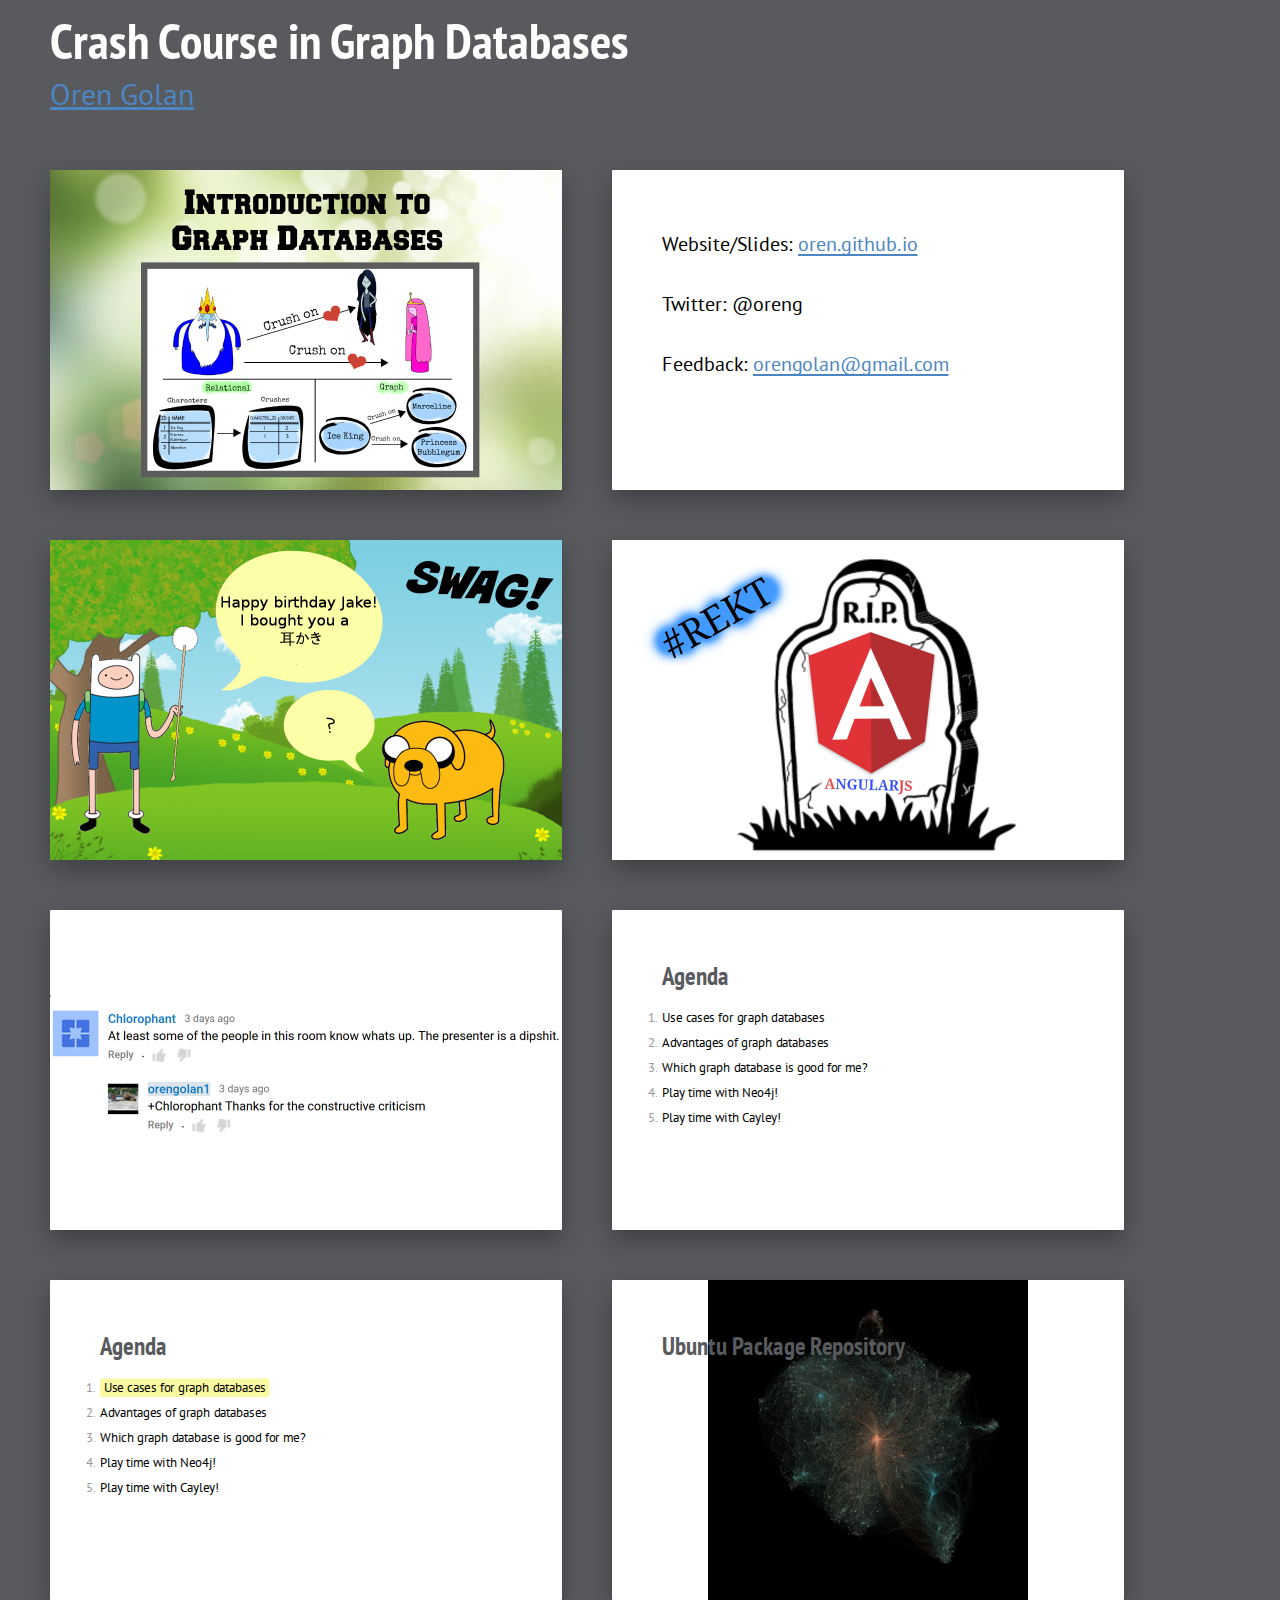
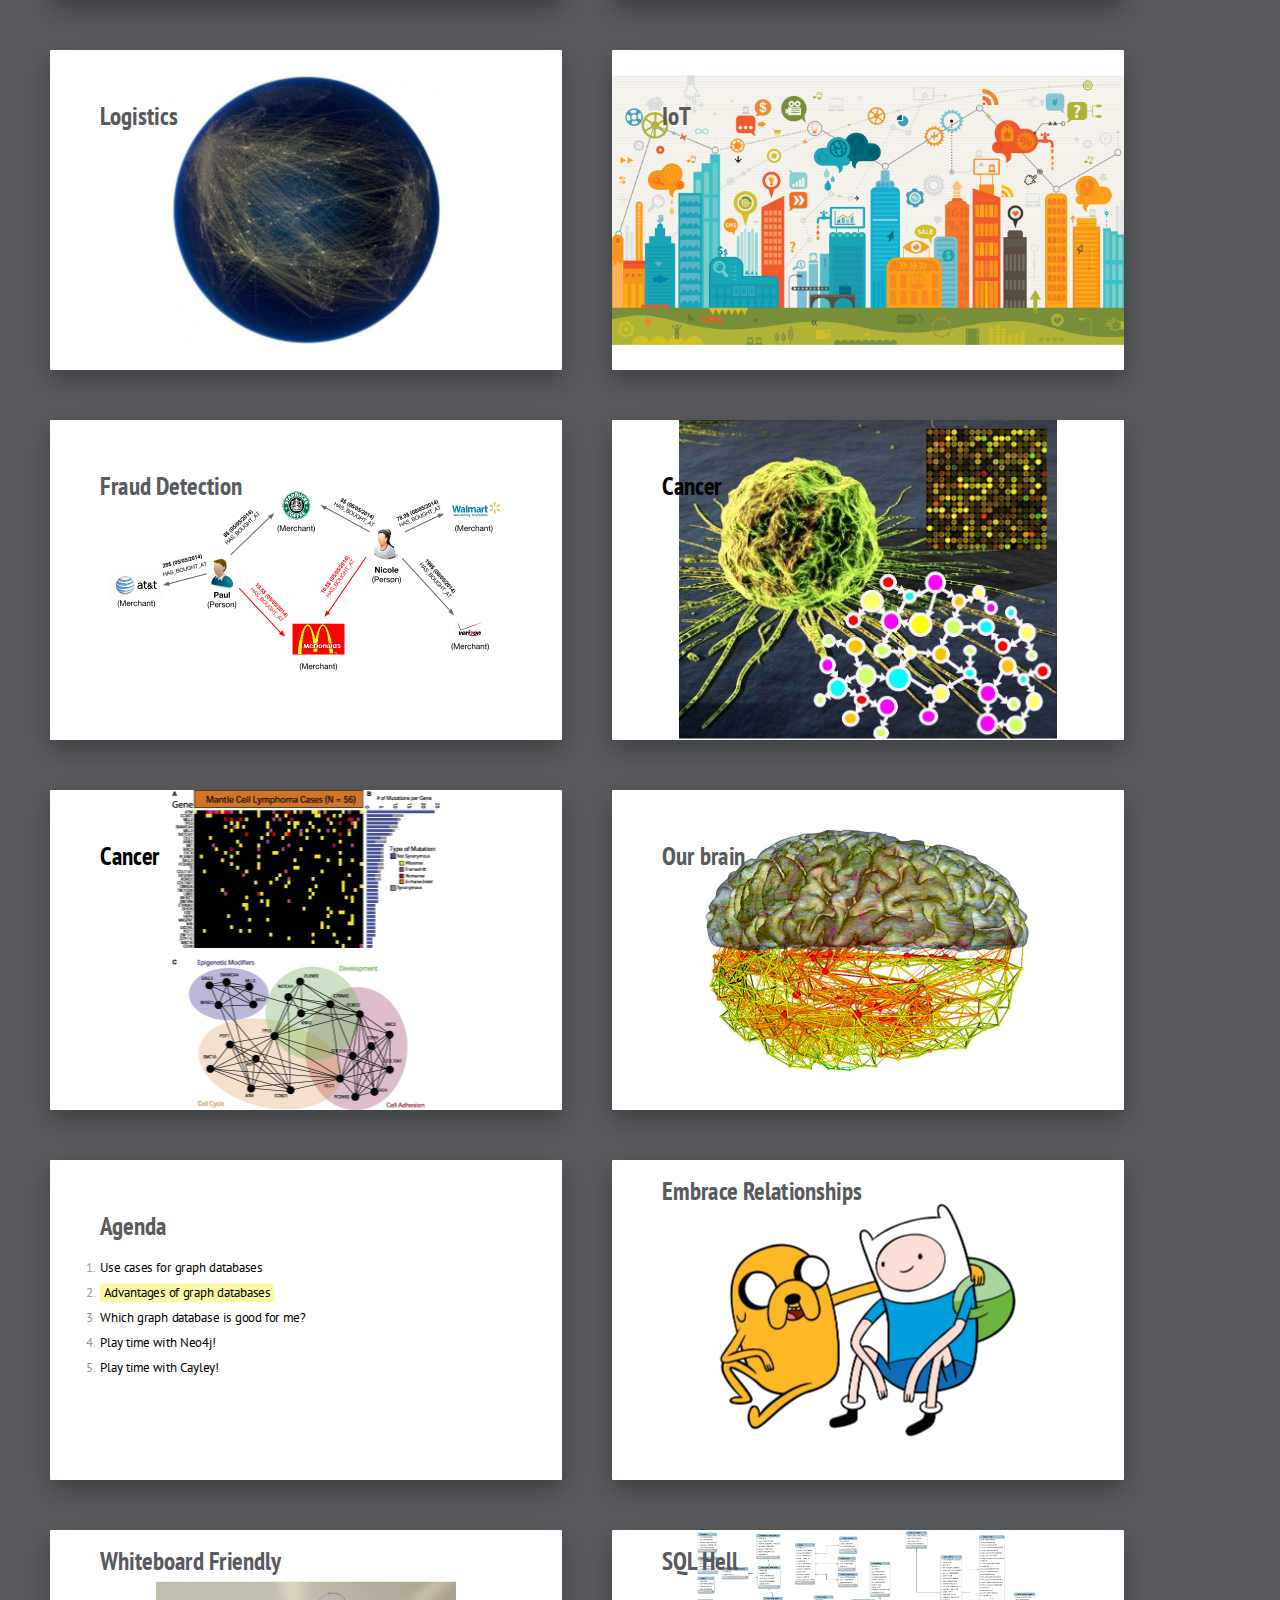
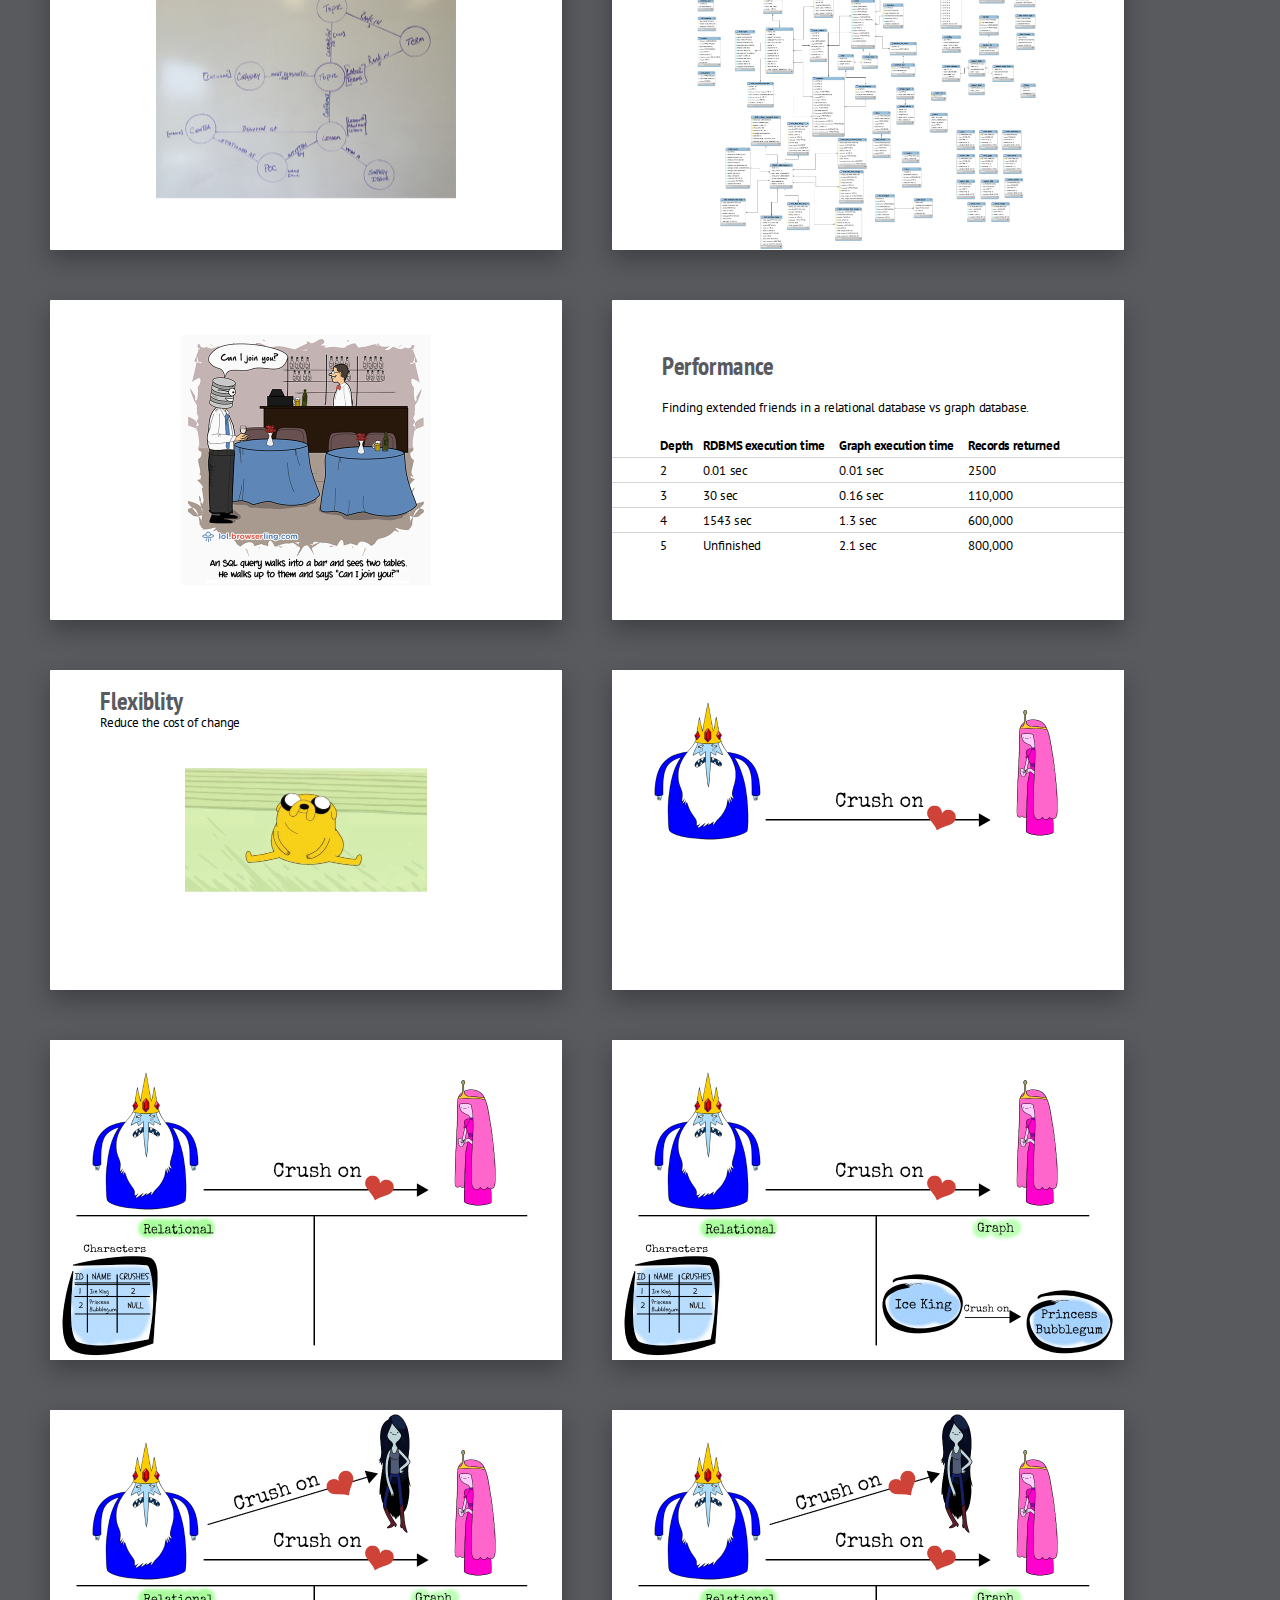
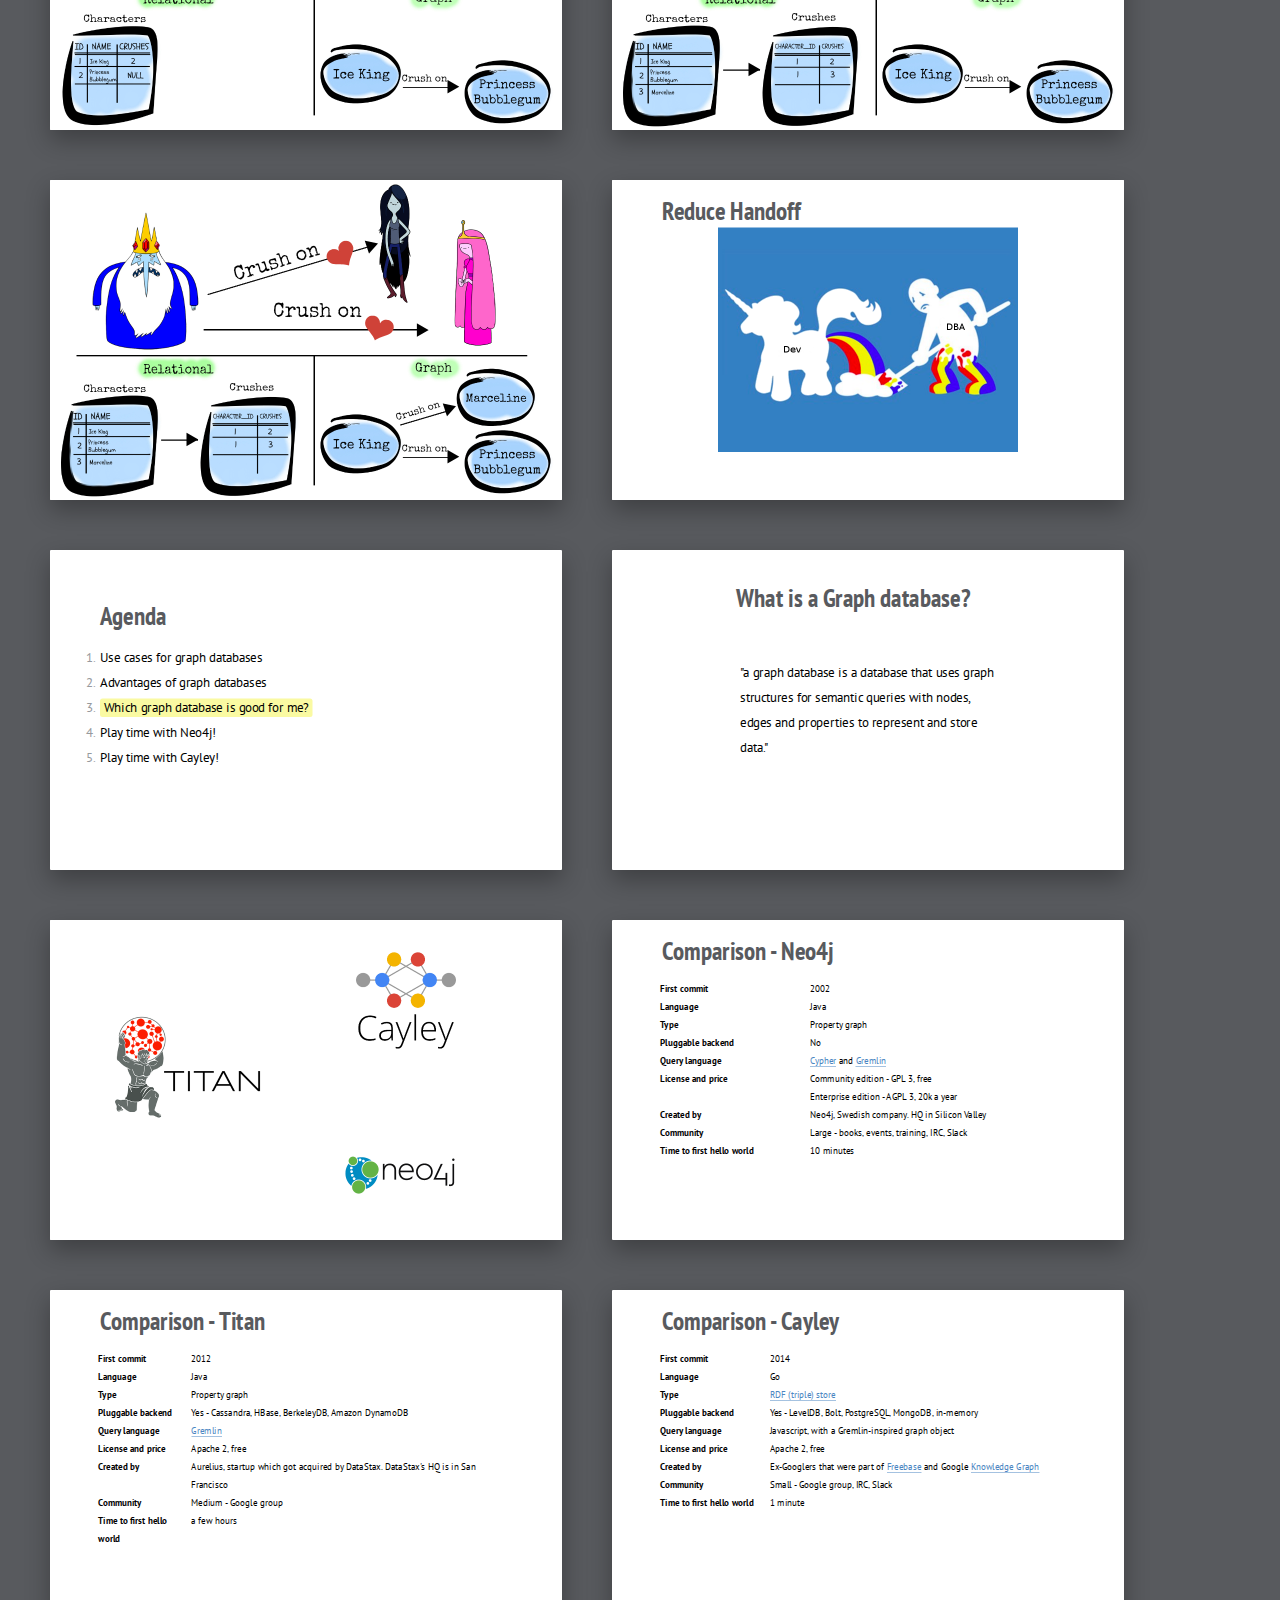
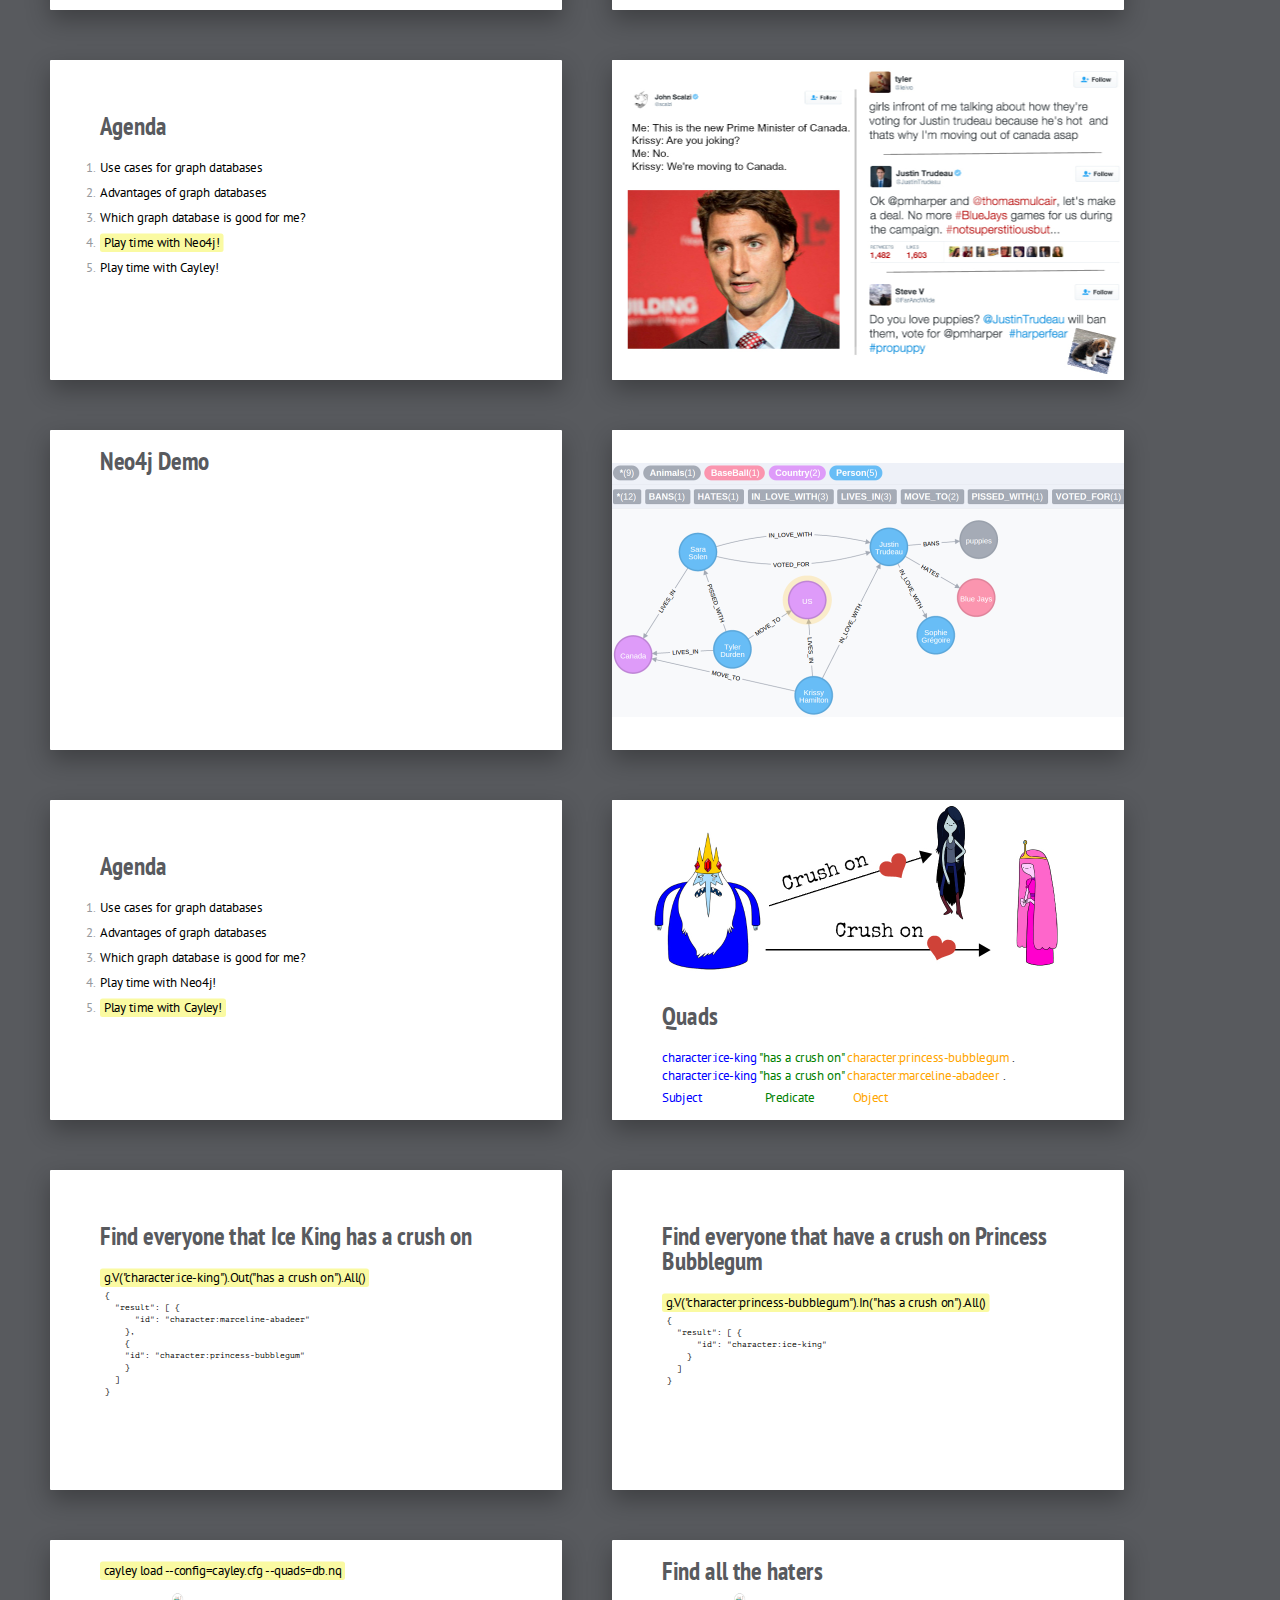
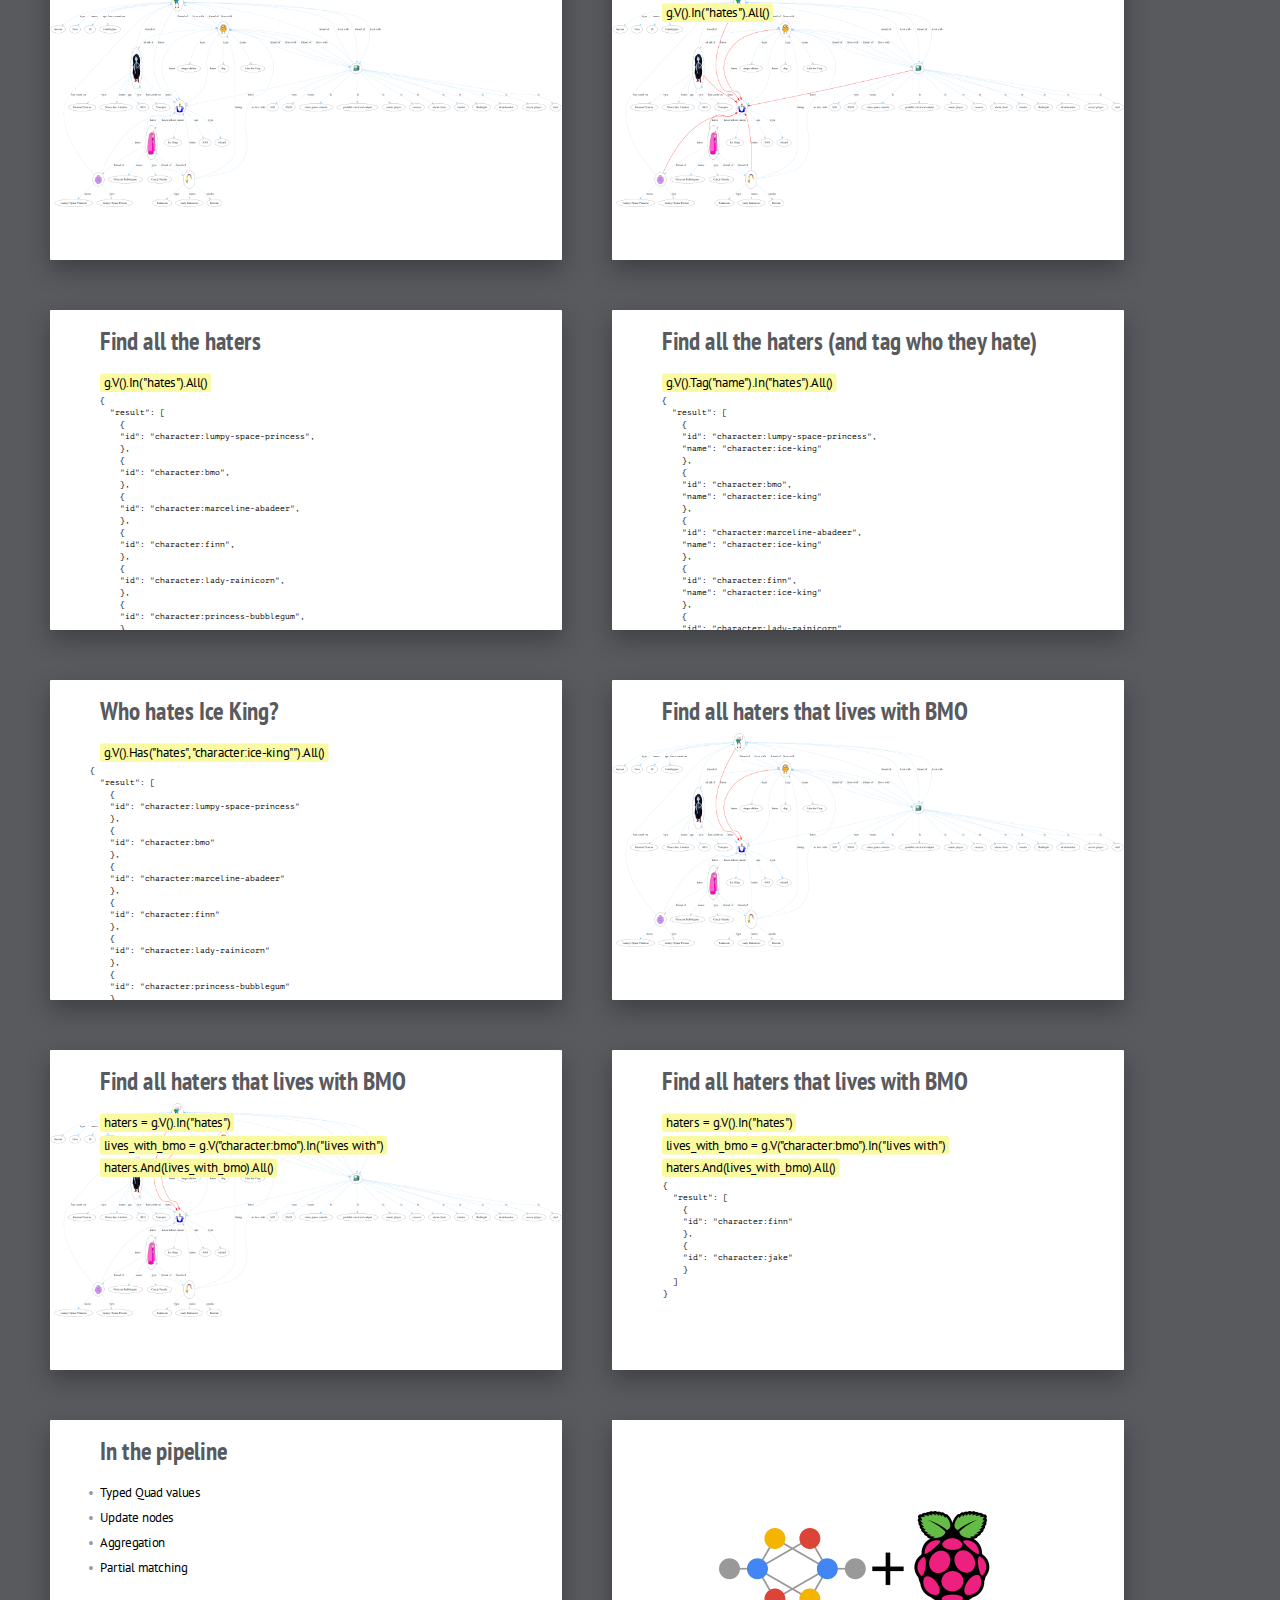
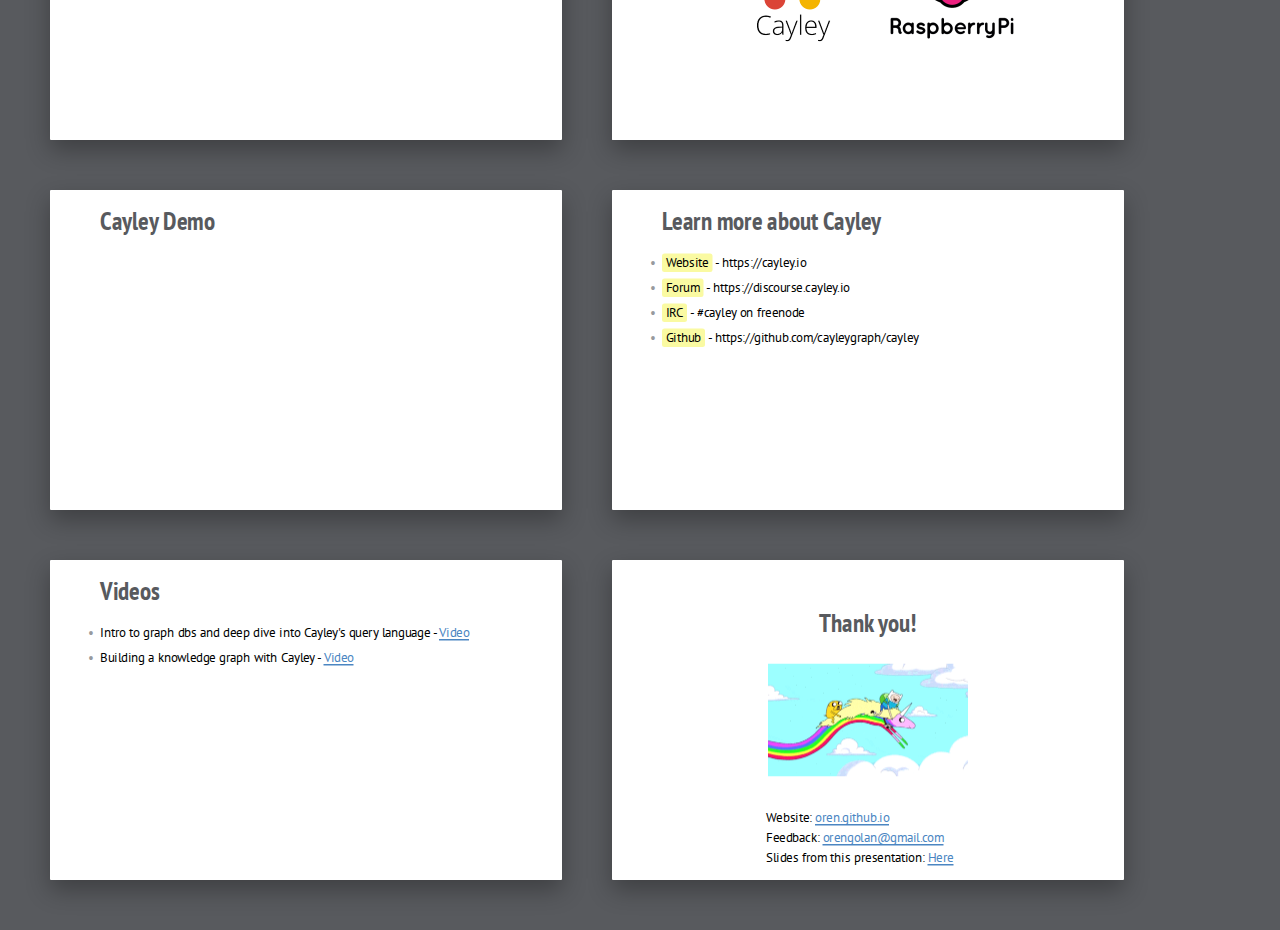
<file: index.html>
<!DOCTYPE html>
<html lang="en">
<head>
	<title>Adventure Time with Graph Databases</title>
	<meta charset="utf-8">
	<meta http-equiv="x-ua-compatible" content="ie=edge">
	<meta name="viewport" content="width=device-width, initial-scale=1">
	<link rel="stylesheet" href="shower/themes/ribbon/styles/screen-16x10.css">
  <link rel="stylesheet" href="app.css">
</head>

<body class="shower list">
	<header class="caption" style="text-shadow:none; color: white;" id="cover">
		<h1 style="margin-top: -30px;">Crash Course in Graph Databases</h1>
    <a style="display: block; font-size: 30px; text-shadow:none; margin-top: -10px; text-decoration: underline;" href="http://oren.github.io" target="_blank">Oren Golan</a>
	</header>

	<section class="slide">
		<img src="pictures/cover.jpg" alt="" class="place">
  </section>

	<section class="slide">
    <p style="font-size: 40px;"> Website/Slides: <a href="https://oren.github.io">oren.github.io</a></p>
    <p style="font-size: 40px;"> Twitter: @oreng</p>
    <p style="font-size: 40px;">Feedback: <a href="mailto:orengolan@gmail.com">orengolan@gmail.com</a></p>
  </section>

	<section class="slide">
      <img src="pictures/swag2.jpg" alt="" class="place">
  </section>

	<section class="slide">
    <img src="pictures/angular.png" alt="" class="place">
  </section>

	<section class="slide">
    <!-- <img src="pictures/youtube.png" alt="" style="position: absolute; top: 150px;"> -->
    <img src="pictures/youtube.png" alt="" class="place">
  </section>

	<section class="slide agenda">
    <div>
      <h2>Agenda</h2>
      <ol>
        <li>Use cases for graph databases</li>
        <li>Advantages of graph databases</li>
        <li>Which graph database is good for me?</li>
        <li>Play time with Neo4j!</li>
        <li>Play time with Cayley!</li>
      </ol>
    </div>
  </section>

	<section class="slide agenda">
    <div>
      <h2>Agenda</h2>
      <ol>
        <li><mark>Use cases for graph databases</mark></li>
        <li>Advantages of graph databases</li>
        <li>Which graph database is good for me?</li>
        <li>Play time with Neo4j!</li>
        <li>Play time with Cayley!</li>
      </ol>
    </div>
  </section>

	<section class="slide">
    <h2>Ubuntu Package Repository</h2>
    <div>
      <img src="pictures/ubuntu.png" alt="" class="cover">
    </div>
  </section>

	<section class="slide">
    <h2>Logistics</h2>
    <div>
      <img src="pictures/air-traffic.jpg" alt="" class="cover">
    </div>
  </section>

	<section class="slide">
    <h2>IoT</h2>
    <div>
      <img src="pictures/iot.jpg" alt="" class="cover">
    </div>
  </section>

	<section class="slide">
    <h2>Fraud Detection</h2>
    <div>
      <img src="pictures/fraud.png" alt="" class="cover">
    </div>
  </section>

	<section class="slide">
    <h2 style="color: black">Cancer</h2>
    <div>
      <img src="pictures/cancer-genomics.jpg" alt="" class="cover">
    </div>
  </section>

	<section class="slide">
    <h2 style="color: black">Cancer</h2>
    <div>
      <img src="pictures/cancer-genomics2.jpg" alt="" class="cover">
    </div>
  </section>

	<section class="slide">
    <h2>Our brain</h2>
    <div>
      <img src="pictures/brain.jpg" alt="" class="cover">
    </div>
  </section>

	<section class="slide agenda">
    <div>
      <h2>Agenda</h2>
      <ol>
        <li>Use cases for graph databases</li>
        <li><mark>Advantages of graph databases</mark></li>
        <li>Which graph database is good for me?</li>
        <li>Play time with Neo4j!</li>
        <li>Play time with Cayley!</li>
      </ol>
    </div>
  </section>

	<section class="slide cover">
    <h2 style="margin-top: -70px;">Embrace Relationships</h2>
    <div>
      <img src="pictures/relationships.jpg" alt="" class="place cover">
    </div>
  </section>

	<section class="slide cover">
    <h2 style="margin-top: -70px;">Whiteboard Friendly</h2>
    <div>
      <img src="pictures/whiteboard.png" alt="" class="cover">
    </div>
  </section>

	<section class="slide">
    <h2 style="margin-top: -70px;">SQL Hell</h2>
    <div>
      <img src="pictures/sql.png" alt="" class="cover">
    </div>
  </section>

	<section class="slide">
    <h2></h2>
    <div>
      <img src="pictures/join.png" alt="" class="cover">
    </div>
  </section>

  <section class="slide">
    <h2>Performance</h2>
    <p>Finding extended friends in a relational database vs graph database.</p>

    <table>
    <tr>
      <th scope="col">Depth</th>
      <th>RDBMS execution time</th>
      <th>Graph execution time</th>
      <th>Records returned</th>
    </tr>
    <tr>
      <td>2</td>
      <td>0.01 sec</td>
      <td>0.01 sec</td>
      <td>2500</td>
    </tr>
    <tr>
      <td>3</td>
      <td>30 sec</td>
      <td>0.16 sec</td>
      <td>110,000</td>
    </tr>
    <tr>
      <td>4</td>
      <td>1543 sec</td>
      <td>1.3 sec</td>
      <td>600,000</td>
    </tr>
    <tr>
      <td>5</td>
      <td>Unfinished</td>
      <td>2.1 sec</td>
      <td>800,000</td>
    </tr>
    </table>
  </section>

	<section class="slide cover">
    <h2 style="margin-top: -70px;">Flexiblity</h2>
    <p style="margin-top: -40px;">Reduce the cost of change</p>
    <img src="pictures/flexible.png" alt="" class="cover">
  </section>

	<section class="slide cover">
    <div>
      <img src="pictures/flexibility1.jpg" alt="" class="cover">
    </div>
  </section>

	<section class="slide cover">
    <div>
      <img src="pictures/flexibility2.jpg" alt="" class="cover">
    </div>
  </section>

	<section class="slide cover">
    <div>
      <img src="pictures/flexibility3.jpg" alt="" class="cover">
    </div>
  </section>

	<section class="slide cover">
    <div>
      <img src="pictures/flexibility4.jpg" alt="" class="cover">
    </div>
  </section>

	<section class="slide cover">
    <div>
      <img src="pictures/flexibility5.jpg" alt="" class="cover">
    </div>
  </section>

	<section class="slide cover">
    <div>
      <img src="pictures/flexibility6.jpg" alt="" class="cover">
    </div>
  </section>

	<section class="slide cover">
    <h2 style="margin-top: -70px;">Reduce Handoff</h2>
    <div>
      <img src="pictures/handoff.png" alt="" class="cover">
    </div>
  </section>

	<section class="slide agenda">
    <div>
      <h2>Agenda</h2>
      <ol>
        <li>Use cases for graph databases</li>
        <li>Advantages of graph databases</li>
        <li><mark>Which graph database is good for me?</mark></li>
        <li>Play time with Neo4j!</li>
        <li>Play time with Cayley!</li>
      </ol>
    </div>
  </section>

	<section class="slide">
    <h2 class="place t" style="margin-top: 70px; margin-left: -30px;">What is a Graph database?</h2>
    <h3 class="place">"a graph database is a database that uses graph structures for semantic queries with nodes, edges and properties to represent and store data."</h3>
  </section>

	<section class="slide">
    <img src="pictures/graph-dbs.png" alt="" class="cover">
  </section>

	<section class="slide">
    <h2 style="margin-top: -70px;">Comparison - Neo4j</h2>

    <table style="font-size: 18px;">
      <tr>
        <th scope="row">First commit</th>
        <td>2002</td>
      </tr>
      <tr>
        <th scope="row">Language</th>
        <td>Java</td>
      </tr>
      <tr>
        <th scope="row">Type</th>
        <td>Property graph</td>
      </tr>
      <tr>
        <th scope="row">Pluggable backend</th>
        <td>No</td>
      </tr>
      <tr>
        <th scope="row">Query language</th>
        <td><a href="http://neo4j.com/developer/cypher-query-language">Cypher</a> and <a href="http://tinkerpop.apache.org/docs/3.1.1-incubating/tutorials/getting-started/">Gremlin</a></td>
      </tr>
      <tr>
        <th scope="row">License and price</th>
        <td>Community edition - GPL 3, free</td>
      </tr>
      <tr>
        <th scope="row"></th>
        <td>Enterprise edition - AGPL 3, 20k a year</td>
      </tr>
      <tr>
        <th scope="row">Created by</th>
        <td>Neo4j, Swedish company. HQ in Silicon Valley</td>
      </tr>
      <tr>
        <th scope="row">Community</th>
        <td>Large - books, events, training, IRC, Slack</td>
      </tr>
      <tr>
        <th scope="row">Time to first hello world</th>
        <td>10 minutes</td>
      </tr>
    </table>
  </section>

	<section class="slide">
    <h2 style="margin-top: -70px;">Comparison - Titan</h2>

    <table style="font-size: 18px;">
      <tr>
        <th scope="row">First commit</th>
        <td>2012</td>
      </tr>
      <tr>
        <th scope="row">Language</th>
        <td>Java</td>
      </tr>
      <tr>
        <th scope="row">Type</th>
        <td>Property graph</td>
      </tr>
      <tr>
        <th scope="row">Pluggable backend</th>
        <td>Yes - Cassandra, HBase, BerkeleyDB, Amazon DynamoDB</td>
      </tr>
      <tr>
        <th scope="row">Query language</th>
        <td><a href="http://tinkerpop.apache.org/docs/3.1.1-incubating/tutorials/getting-started/">Gremlin</a></td>
      </tr>
      <tr>
        <th scope="row">License and price</th>
        <td>Apache 2, free</td>
      </tr>
      <tr>
        <th scope="row">Created by</th>
        <td>Aurelius, startup which got acquired by DataStax. DataStax's HQ is in San Francisco</td>
      </tr>
      <tr>
        <th scope="row">Community</th>
        <td>Medium - Google group</td>
      </tr>
      <tr>
        <th scope="row">Time to first hello world</th>
        <td>a few hours</td>
      </tr>
    </table>
  </section>

	<section class="slide">
    <h2 style="margin-top: -70px;">Comparison - Cayley</h2>

    <table style="font-size: 18px;">
      <tr>
        <th scope="row">First commit</th>
        <td>2014</td>
      </tr>
      <tr>
        <th scope="row">Language</th>
        <td>Go</td>
      </tr>
      <tr>
        <th scope="row">Type</th>
        <td><a href="https://en.wikipedia.org/wiki/Triplestore">RDF (triple) store</a></td>
      </tr>
      <tr>
        <th scope="row">Pluggable backend</th>
        <td>Yes - LevelDB, Bolt, PostgreSQL, MongoDB, in-memory</td>
      </tr>
      <tr>
        <th scope="row">Query language</th>
        <td>Javascript, with a Gremlin-inspired graph object</td>
      </tr>
      <tr>
        <th scope="row">License and price</th>
        <td>Apache 2, free</td>
      </tr>
      <tr>
        <th scope="row">Created by</th>
        <td>Ex-Googlers that were part of <a href="http://www.freebase.com">Freebase</a> and Google <a href="https://en.wikipedia.org/wiki/Knowledge_Graph">Knowledge Graph</a></td>
      </tr>
      <tr>
        <th scope="row">Community</th>
        <td>Small - Google group, IRC, Slack</td>
      </tr>
      <tr>
        <th scope="row">Time to first hello world</th>
        <td>1 minute</td>
      </tr>
    </table>
  </section>

	<section class="slide agenda">
    <div>
      <h2>Agenda</h2>
      <ol>
        <li>Use cases for graph databases</li>
        <li>Advantages of graph databases</li>
        <li>Which graph database is good for me?</li>
        <li><mark>Play time with Neo4j!</mark></li>
        <li>Play time with Cayley!</li>
      </ol>
    </div>
  </section>

	<section class="slide">
    <img src="pictures/justin.jpg" alt="" class="place">
  </section>

	<section class="slide">
    <div>
      <h2 style="margin-top: -70px;">Neo4j Demo</h2>
      <iframe class="place" width="480" height="360" src="https://www.youtube.com/embed/wVkKWODHTHQ?rel=0&amp;showinfo=0" frameborder="0" allowfullscreen></iframe>
    </div>
  </section>

	<section class="slide">
    <img src="pictures/neo.png" alt="" class="cover">
  </section>

	<section class="slide agenda">
    <div>
      <h2>Agenda</h2>
      <ol>
        <li>Use cases for graph databases</li>
        <li>Advantages of graph databases</li>
        <li>Which graph database is good for me?</li>
        <li>Play time with Neo4j!</li>
        <li><mark>Play time with Cayley!</mark></li>
      </ol>
    </div>
  </section>

	<section class="slide cover">
    <div>
      <img src="pictures/quads.jpg" alt="" class="cover">
    </div>

    <br>
    <br>
    <br>
    <br>
    <br>
    <br>
    <h2>Quads</h2>
    <p><span style="color: blue;">character:ice-king</span> <span style="color: green;">"has a crush on"</span> <span style="color: orange;">character:princess-bubblegum</span> .</p>
    <p style="margin-top: -40px;"><span style="color: blue;">character:ice-king</span> <span style="color: green;">"has a crush on"</span> <span style="color: orange;">character:marceline-abadeer</span> .</p>
    <p style="margin-top: -30px;"><span style="color: blue;">Subject&nbsp;&nbsp;&nbsp;&nbsp;&nbsp;&nbsp;&nbsp;&nbsp;&nbsp;&nbsp;&nbsp;&nbsp;&nbsp;&nbsp;&nbsp;&nbsp;&nbsp;</span> <span style="color: green;">Predicate&nbsp;&nbsp;&nbsp;&nbsp;&nbsp;&nbsp;&nbsp;&nbsp;&nbsp;&nbsp;</span> <span style="color: orange;">Object</span></p>
  </section>

	<section class="slide cover">
    <h2>Find everyone that Ice King has a crush on</h2>
    <p><mark>g.V("character:ice-king").Out("has a crush on").All()</mark></p>

    <!-- <pre><code style="margin-top: -60px; margin-left: -160px; line-height: 1.5"> -->
    <pre><code style="margin-top: -50px; margin-left: -150px; line-height: 1.5; font-size: 16px;">
      {
        "result": [ {
            "id": "character:marceline-abadeer"
          },
          {
          "id": "character:princess-bubblegum"
          }
        ]
      }
    </code> </pre>
  </section>

	<section class="slide cover">
    <h2>Find everyone that have a crush on Princess Bubblegum</h2>
    <p><mark>g.V("character:princess-bubblegum").In("has a crush on").All()</mark></p>

    <pre><code style="margin-top: -50px; margin-left: -150px; line-height: 1.5; font-size: 16px;">
      {
        "result": [ {
            "id": "character:ice-king"
          }
        ]
      }
    </code> </pre>
  </section>

	<section class="slide">
    <p class="next" style="margin-top: -70px;"><mark>cayley load --config=cayley.cfg --quads=db.nq</mark></p>
    <img src="pictures/adventure-graph.png" alt="" class="cover">
  </section>

	<section class="slide">
    <h2 style="margin-top: -70px;">Find all the haters</h2>
    <p class="next"><mark>g.V().In("hates").All()</mark></p>
    <img src="pictures/haters.png" alt="" class="cover">
  </section>

	<section class="slide cover">
    <h2 style="margin-top: -70px;">Find all the haters</h2>
    <p><mark>g.V().In("hates").All()</mark></p>

    <pre><code style="margin-top: -50px; margin-left: -160px; line-height: 1.5; font-size: 16px;">
      {
        "result": [
          {
          "id": "character:lumpy-space-princess",
          },
          {
          "id": "character:bmo",
          },
          {
          "id": "character:marceline-abadeer",
          },
          {
          "id": "character:finn",
          },
          {
          "id": "character:lady-rainicorn",
          },
          {
          "id": "character:princess-bubblegum",
          },
          {
          "id": "character:jake",
          }
        ]
      }
    </code> </pre>
  </section>

	<section class="slide cover">
    <h2 style="margin-top: -70px;">Find all the haters (and tag who they hate)</h2>
    <p><mark>g.V().Tag("name").In("hates").All()</mark></p>

    <pre><code style="margin-top: -50px; margin-left: -160px; line-height: 1.5; font-size: 16px;">
      {
        "result": [
          {
          "id": "character:lumpy-space-princess",
          "name": "character:ice-king"
          },
          {
          "id": "character:bmo",
          "name": "character:ice-king"
          },
          {
          "id": "character:marceline-abadeer",
          "name": "character:ice-king"
          },
          {
          "id": "character:finn",
          "name": "character:ice-king"
          },
          {
          "id": "character:lady-rainicorn",
          "name": "character:ice-king"
          },
          {
          "id": "character:princess-bubblegum",
          "name": "character:ice-king"
          },
          {
          "id": "character:jake",
          "name": "character:ice-king"
          }
        ]
      }
    </code> </pre>
  </section>

	<section class="slide cover">
    <h2 style="margin-top: -70px;">Who hates Ice King?</h2>
    <p><mark>g.V().Has("hates", "character:ice-king"").All()</mark></p>

    <pre><code style="margin-top: -50px; margin-left: -160px; line-height: 1.5; font-size: 16px;">
    {
      "result": [
        {
        "id": "character:lumpy-space-princess"
        },
        {
        "id": "character:bmo"
        },
        {
        "id": "character:marceline-abadeer"
        },
        {
        "id": "character:finn"
        },
        {
        "id": "character:lady-rainicorn"
        },
        {
        "id": "character:princess-bubblegum"
        },
        {
        "id": "character:jake"
        }
      ]
    }
    </code> </pre>
  </section>

	<section class="slide cover">
    <h2 style="margin-top: -70px;">Find all haters that lives with BMO</h2>
    <img src="pictures/haters-live-with-bmo.png" alt="" class="cover">
  </section>

	<section class="slide cover">
    <h2 style="margin-top: -70px;">Find all haters that lives with BMO</h2>
    <p><mark> haters = g.V().In("hates")</mark></p>
    <p style="margin-top: -30px;"><mark> lives_with_bmo = g.V("character:bmo").In("lives with")</mark></p>
    <p style="margin-top: -30px;"><mark>haters.And(lives_with_bmo).All()</mark></p>
    <img src="pictures/haters-live-with-bmo.png" alt="" class="cover">
  </section>

	<section class="slide cover">
    <h2 style="margin-top: -70px;">Find all haters that lives with BMO</h2>
    <p><mark> haters = g.V().In("hates")</mark></p>
    <p style="margin-top: -30px;"><mark> lives_with_bmo = g.V("character:bmo").In("lives with")</mark></p>
    <p style="margin-top: -30px;"><mark>haters.And(lives_with_bmo).All()</mark></p>

    <pre><code style="margin-top: -50px; margin-left: -138px; line-height: 1.5; font-size: 16px;">
    {
      "result": [
        {
        "id": "character:finn"
        },
        {
        "id": "character:jake"
        }
      ]
    }
    </code> </pre>
  </section>

	<section class="slide">
    <div>
      <h2 style="margin-top: -70px;">In the pipeline</h2>
      <ul>
        <li>Typed Quad values</li>
        <li>Update nodes</li>
        <li>Aggregation</li>
        <li>Partial matching</li>
      </ul>
    </div>
  </section>


	<section class="slide">
    <img src="pictures/rasley.png" alt="" class="place">
  </section>

	<section class="slide">
    <div>
      <h2 style="margin-top: -70px;">Cayley Demo</h2>
      <iframe class="place" width="640" height="360" src="https://www.youtube.com/embed/J5o2Uh1JxKw?rel=0&amp;showinfo=0" frameborder="0" allowfullscreen></iframe>
    </div>
  </section>

	<section class="slide">
    <div>
      <h2 style="margin-top: -70px;">Learn more about Cayley</h2>
      <ul>
        <li><mark>Website</mark> - https://cayley.io</li>
        <li><mark>Forum</mark> - https://discourse.cayley.io</li>
        <li><mark>IRC</mark> - #cayley on freenode</li>
        <li><mark>Github</mark> - https://github.com/cayleygraph/cayley</li>
      </ul>
    </div>
  </section>

	<section class="slide">
    <div>
      <h2 style="margin-top: -70px;">Videos</h2>
      <ul>
        <li>Intro to graph dbs and deep dive into Cayley's query language - <a href="https://www.youtube.com/watch?v=-9kWbPmSyCI">Video</a></li>
        <li>Building a knowledge graph with Cayley - <a href="https://www.youtube.com/watch?v=0oOwrBEeQss">Video</a></li>
      </ul>
    </div>
  </section>

	<section class="slide">
    <h2 class="place t" style="margin-top: 100px;">Thank you!</h2>
    <img src="pictures/thanks.gif" alt="" class="place">
    <p class="place b l" style="margin-bottom: 100px; margin-left: 308px;">Website: <a href="https://oren.github.io">oren.github.io</a></p>
    <p class="place b l" style="margin-bottom: 60px; margin-left: 308px;">Feedback: <a href="mailto:orengolan@gmail.com">orengolan@gmail.com</a></p>
    <p class="place b l" style="margin-bottom: 20px; margin-left: 308px;">Slides from this presentation: <a href="https://oren.github.com/adventure-graphs">Here</a></p>
  </section>

	<!--
		To hide progress bar from entire presentation
		just remove “progress” element.
		-->
	<div class="progress"></div>
	<script src="shower/shower.min.js"></script>
	<!-- Copyright © 2015 Yours Truly, Famous Inc. -->
	<!-- Photos by John Carey, fiftyfootshadows.net -->
</body>
</html>
</file>
<file: shower/themes/ribbon/styles/screen-16x10.css>
/**
 * Ribbon theme for Shower HTML presentation engine
 * shower-ribbon v2.0.2, https://github.com/shower/ribbon
 * @copyright 2010–2016 Vadim Makeev, http://pepelsbey.net/
 * @license MIT
 */
@charset "UTF-8";@font-face{font-family:PT Sans;src:url(../fonts/pt-sans-regular.woff) format("woff")}@font-face{font-weight:700;font-family:PT Sans;src:url(../fonts/pt-sans-bold.woff) format("woff")}@font-face{font-style:italic;font-family:PT Sans;src:url(../fonts/pt-sans-italic.woff) format("woff")}@font-face{font-style:italic;font-weight:700;font-family:PT Sans;src:url(../fonts/pt-sans-bold-italic.woff) format("woff")}@font-face{font-family:PT Sans Narrow;font-weight:700;src:url(../fonts/pt-sans-narrow-bold.woff) format("woff")}@font-face{font-family:PT Mono;src:url(../fonts/pt-mono-regular.woff) format("woff")}*,:after,:before{box-sizing:border-box}a,abbr,acronym,address,applet,article,aside,audio,b,big,blockquote,body,canvas,caption,center,cite,code,dd,del,details,dfn,div,dl,dt,em,embed,fieldset,figcaption,figure,footer,form,h1,h2,h3,h4,h5,h6,header,hgroup,html,i,iframe,img,ins,kbd,label,legend,li,mark,menu,nav,object,ol,output,p,pre,q,ruby,s,samp,section,small,span,strike,strong,sub,summary,sup,table,tbody,td,tfoot,th,thead,time,tr,tt,u,ul,var,video{margin:0;padding:0;border:0;font:inherit;vertical-align:baseline}article,aside,details,figcaption,figure,footer,header,hgroup,main,menu,nav,section{display:block}body{line-height:1}ol,ul{list-style:none}blockquote,q{quotes:none}blockquote:after,blockquote:before,q:after,q:before{content:'';content:none}table{border-collapse:collapse;border-spacing:0}a{text-decoration:none}@page{margin:0;size:1024px 640px}.shower{color:#000;counter-reset:slide;font:25px/2 PT Sans,sans-serif;-webkit-print-color-adjust:exact;-webkit-text-size-adjust:none;-moz-text-size-adjust:none;-ms-text-size-adjust:none}@media print{.shower{text-rendering:geometricPrecision}}.caption{font-size:25px;display:none;padding:.92em 1em .93em;width:100%;color:#3C3D40;text-shadow:0 1px 0 #8D8E90}@media (min-width:1174px){.caption{font-size:50px}}@media (min-width:2348px){.caption{font-size:100px}}.caption h1{padding-bottom:.15em;font:700 1em/1 PT Sans Narrow,sans-serif}.caption p{line-height:1;font-size:.6em}.caption a{color:#4B86C2;text-shadow:0 -1px 0 #1F3F60}.slide{position:relative;z-index:1;overflow:hidden;padding:106px 100px 0;width:1024px;height:640px;background:#FFF;font-size:25px}.slide:after{position:absolute;top:0;right:100px;padding-top:15px;width:50px;height:100px;background:url(../images/ribbon.svg) no-repeat;color:#FFF;counter-increment:slide;content:counter(slide);text-align:center}.slide h2{margin-bottom:34px;color:#585A5E;font:700 50px/1 PT Sans Narrow,sans-serif}.slide p{margin-bottom:1em}.slide p.note{color:#979a9e}.slide a{background:-webkit-linear-gradient(bottom,currentColor .09em,transparent .09em) repeat-x;background:linear-gradient(to top,currentColor .09em,transparent .09em) repeat-x;color:#4B86C2}.slide b,.slide strong{font-weight:700}.slide dfn,.slide em,.slide i{font-style:italic}.slide code,.slide kbd,.slide mark,.slide samp{padding:.1em .3em;border-radius:.2em}.slide code,.slide kbd,.slide samp{background:rgba(88,90,94,.1);line-height:1;font-family:PT Mono,monospace,monospace}.slide mark{background:#FAFAA2}.slide sub,.slide sup{position:relative;line-height:0;font-size:75%}.slide sub{bottom:-.25em}.slide sup{top:-.5em}.slide blockquote{font-style:italic}.slide blockquote:before{position:absolute;margin:-.15em 0 0 -.43em;color:#CCC;line-height:1;font-size:8em;content:'\201C'}.slide blockquote+figcaption{margin:-1em 0 1em;font-style:italic;font-weight:700}.slide ol,.slide ul{margin-bottom:1em;counter-reset:list}.slide ol li,.slide ul li{page-break-inside:avoid;text-indent:-2em}.slide ol li:before,.slide ul li:before{display:inline-block;width:2em;color:#979a9e;text-align:right}.slide ol ol,.slide ol ul,.slide ul ol,.slide ul ul{margin-bottom:0;margin-left:2em}.slide ul>li:before{padding-right:.5em;content:'•'}.slide ul>li:lang(ru):before{content:'—'}.slide ol>li:before{padding-right:.4em;counter-increment:list;content:counter(list) "."}.slide table{margin-left:-100px;margin-bottom:1em;width:calc(100% + 100px + 100px)}.slide table td:first-child,.slide table th:first-child{padding-left:96px}.slide table td:last-child,.slide table th:last-child{padding-right:96px}.slide table th{text-align:left;font-weight:700}.slide table tr:not(:last-of-type)>*{background:-webkit-linear-gradient(bottom,rgba(88,90,94,.5) .055em,transparent .055em) repeat-x;background:linear-gradient(to top,rgba(88,90,94,.5) .055em,transparent .055em) repeat-x}.slide table.striped tr:nth-child(even){background:rgba(88,90,94,.1)}.slide table.striped tr>*{background-image:none}.slide pre{margin-bottom:1em;counter-reset:code;white-space:normal}.slide pre code{display:block;margin-left:-100px;padding:0 0 0 100px;width:calc(100% + 100px + 100px);border-radius:0;background:0 0;line-height:2;white-space:pre;-moz-tab-size:4;-o-tab-size:4;tab-size:4}.slide pre code:not(:only-child).mark{background:rgba(88,90,94,.1)}.slide pre code:not(:only-child):before{position:absolute;margin-left:-2em;color:#979a9e;counter-increment:code;content:counter(code,decimal-leading-zero) "."}.slide pre mark{position:relative;z-index:-1;margin:0 -.3em}.slide pre mark.important{background:#C00;color:#FFF}.slide pre mark.comment{margin:0;padding:0;background:0 0;color:#999}.slide footer{position:absolute;right:0;bottom:-640px;left:0;display:none;padding:41px 100px 8px;background:#fbfbba;box-shadow:0 1px 0 #FAFAA2 inset;-webkit-transition:bottom .3s;transition:bottom .3s}.slide footer mark{background:rgba(255,255,255,.8)}.slide:hover>footer{bottom:0}.slide.grid{background-image:url(../images/grid.png);-ms-interpolation-mode:nearest-neighbor;image-rendering:-webkit-optimize-contrast;image-rendering:-moz-crisp-edges;image-rendering:pixelated}@media (-webkit-min-device-pixel-ratio:2),(min-resolution:2dppx){.slide.grid{background-image:url(../images/grid@2x.png);background-size:1024px auto}}.slide.black{background-color:#000}.slide.black:after{visibility:hidden}.slide.white{background-color:#FFF}.slide.white:after{visibility:hidden}.slide .double{-webkit-columns:2;-moz-columns:2;columns:2;-webkit-column-gap:75px;-moz-column-gap:75px;column-gap:75px}.slide .shout{position:absolute;top:50%;left:0;width:100%;text-align:center;line-height:1;font-size:150px;-webkit-transform:translateY(-50%);transform:translateY(-50%)}.slide .shout a{background:-webkit-linear-gradient(bottom,currentColor .11em,transparent .11em) repeat-x;background:linear-gradient(to top,currentColor .11em,transparent .11em) repeat-x}.slide .cover{position:absolute;top:50%;left:50%;z-index:-1;-webkit-transform:translate(-50%,-50%);transform:translate(-50%,-50%);max-width:100%;max-height:100%}.slide .cover.w,.slide .cover.width{width:100%;max-height:none}.slide .cover.h,.slide .cover.height{height:100%;max-width:none}.slide .cover+figcaption{position:absolute;bottom:20px;right:10px;font-size:12px;opacity:.7;-webkit-transform-origin:0 100%;transform-origin:0 100%;-webkit-transform:translateX(100%) rotate(-90deg);transform:translateX(100%) rotate(-90deg)}.slide .cover+figcaption.white{color:#FFF}.slide .cover+figcaption a{color:currentcolor}.slide .place{position:absolute;top:50%;left:50%;-webkit-transform:translate(-50%,-50%);transform:translate(-50%,-50%)}.slide .place.b.l,.slide .place.b.r,.slide .place.bottom.left,.slide .place.bottom.right,.slide .place.t.l,.slide .place.t.r,.slide .place.top.left,.slide .place.top.right{-webkit-transform:none;transform:none}.slide .place.b,.slide .place.bottom,.slide .place.t,.slide .place.top{-webkit-transform:translate(-50%,0);transform:translate(-50%,0)}.slide .place.l,.slide .place.left,.slide .place.r,.slide .place.right{-webkit-transform:translate(0,-50%);transform:translate(0,-50%)}.slide .place.t,.slide .place.t.r,.slide .place.top,.slide .place.top.left,.slide .place.top.right{top:0}.slide .place.r,.slide .place.right{right:0;left:auto}.slide .place.b,.slide .place.b.l,.slide .place.b.r,.slide .place.bottom,.slide .place.bottom.left,.slide .place.bottom.right{top:auto;bottom:0}.slide .place.l,.slide .place.left{left:0}.progress{position:absolute;left:-20px;bottom:0;z-index:1;display:none;width:0;height:0;box-sizing:content-box;border:10px solid #4B86C2;border-right-color:transparent;-webkit-transition:width .2s linear;transition:width .2s linear;clip:rect(10px,1044px,20px,20px)}.progress[style*='100%']{padding-left:10px}.badge{font-size:10px;position:absolute;top:0;right:0;overflow:hidden;visibility:hidden;display:none;width:9em;height:9em}@media (min-width:1174px){.badge{font-size:20px}}@media (min-width:2348px){.badge{font-size:40px}}.badge a{position:absolute;right:-50%;bottom:50%;left:-50%;visibility:visible;background:#4B86C2;color:#FFF;text-align:center;line-height:2;-webkit-transform-origin:50% 100%;transform-origin:50% 100%;-webkit-transform:rotate(45deg);transform:rotate(45deg)}.region{display:none}@media screen{.shower.list{width:100%;display:-webkit-box;display:-webkit-flex;display:-ms-flexbox;display:flex;-webkit-flex-wrap:wrap;-ms-flex-wrap:wrap;flex-wrap:wrap;background:#585A5E;position:absolute;clip:rect(0,auto,auto,0)}.shower.list .caption{display:block}.shower.list .slide{-webkit-transform-origin:0 0;transform-origin:0 0;margin:0 -768px -455px 25px;-webkit-transform:scale(0.25);transform:scale(0.25);border-radius:2px;box-shadow:0 20px 50px rgba(0,0,0,.3)}}@media screen and (min-width:1174px){.shower.list .slide{margin:0 -512px -270px 50px;-webkit-transform:scale(0.5);transform:scale(0.5)}}@media screen and (min-width:2348px){.shower.list .slide{margin:0 0 100px 100px;-webkit-transform:scale(1);transform:scale(1)}}@media screen{.shower.list .slide:hover{box-shadow:0 0 0 20px rgba(0,0,0,.1),0 20px 50px rgba(0,0,0,.3)}.shower.list .slide:target{box-shadow:0 0 0 1px #376da3,0 0 0 20px #4B86C2,0 20px 50px rgba(0,0,0,.3)}.shower.list .slide *{pointer-events:none}.shower.list .badge,.shower.list .slide footer{display:block}.shower.full{position:absolute;top:50%;left:50%;overflow:hidden;margin:-320px 0 0 -512px;width:1024px;height:640px;background:#000}.shower.full .slide{position:absolute;top:0;left:0;margin-left:-150%;visibility:hidden}.shower.full .slide:target{margin:0;visibility:visible}.shower.full .slide pre code:not(:only-child).mark.next{visibility:visible;background:0 0}.shower.full .slide pre code:not(:only-child).mark.next.active{background:rgba(88,90,94,.1)}.shower.full .slide .next{visibility:hidden}.shower.full .slide .next.active{visibility:visible}.shower.full .slide .shout.grow,.shower.full .slide .shout.shrink{opacity:0;-webkit-transition:.4s ease-out;transition:.4s ease-out;-webkit-transition-property:opacity,-webkit-transform;transition-property:opacity,-webkit-transform;transition-property:opacity,transform;transition-property:opacity,transform,-webkit-transform}.shower.full .slide .shout.grow{-webkit-transform:scale(0.1) translateY(-50%);transform:scale(0.1) translateY(-50%)}.shower.full .slide .shout.shrink{-webkit-transform:scale(10) translateY(-50%);transform:scale(10) translateY(-50%)}.shower.full .slide:target .shout.grow,.shower.full .slide:target .shout.shrink{opacity:1;-webkit-transform:scale(1) translateY(-50%);transform:scale(1) translateY(-50%)}.shower.full .progress{display:block}.shower.full .region{position:absolute;clip:rect(0 0 0 0);overflow:hidden;margin:-1px;padding:0;width:1px;height:1px;border:none;display:block}}
</file>
<file: app.css>
/* hide ribbon */
.slide::after {
  display:none;
}

a:link, a:visited, a:hover, a:active {
  text-decoration: none;
}
</file>
